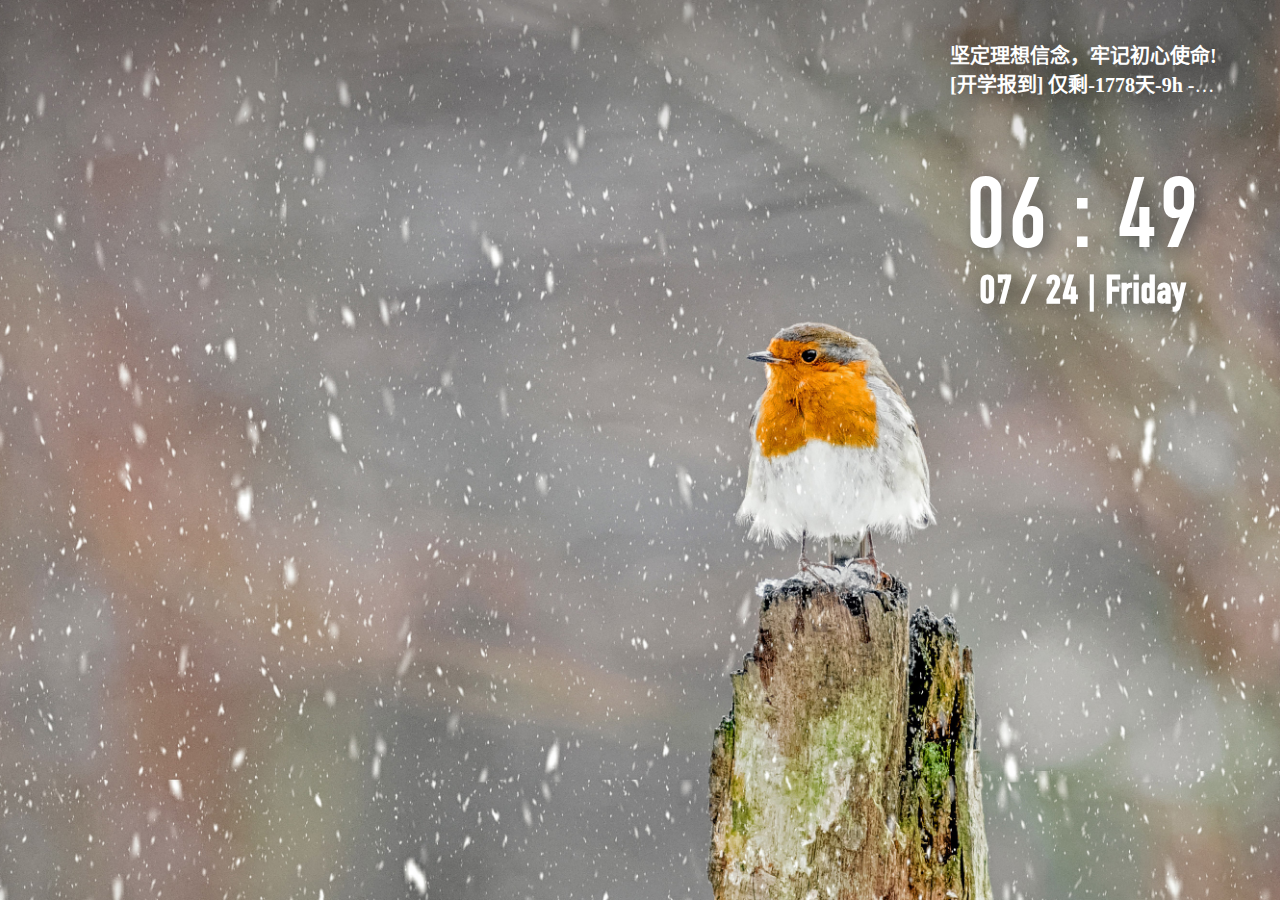
<file: index.html>
<!DOCTYPE html>
<html lang="zh-CN">

<head>
    <meta charset="UTF-8">
    <meta name="viewport" content="width=device-width,initial-scale=1.0,maximum-scale=1.0,minimum-scale=1.0,user-scalable=no">
    <!-- 1、设置时间10秒刷新一次该页面 -->
    <title>二〇二一年高考倒计时</title>
    <link rel="icon" href="assets/img/LZY.png">
    <link rel="stylesheet" type="text/css" href="assets/css/main.css">
    <script type="text/javascript" src="assets/js/Loading.js"></script>
    <script src="assets/js/jquery.min.js"></script>
</head>

<body>

    <div id="top">
        <div class="topright">
            <b> 
                坚定理想信念，牢记初心使命!<br>
                [开学报到]<dvi id="Timedown-dxbd"></dvi><br>
            </b>
        </div>
    </div>

    <!--dvi id="middle">
        <div class="headline">
            牛年大吉
        </div>
        <div class="text2">
            老牛亦解韶光贵<br>
            不待扬鞭自奋蹄
        </div-->
    </dvi>
    <dvi id="bottom">
        <dvi class="bottomright">
            <b>
                <!--                    <div class="hitokoto"></div>
                    <div class="from"></div>-->
                <div id="poem_sentence"></div>
                <!--今日诗词[句子-->
                <div id="poem_info"></div>
                <!--[详细信息]-->
            </b>
        </dvi>
    </dvi>

    <div id="footer">
        </dvi>
        <dvi class="time-now">
            <div class="large-time">
                <dvi id="get-time"></dvi><br>
            </div>
            <b>
                <dvi id="get-date"></dvi><br>
            </b>
        </dvi>
    </div>
    </div>

    <!--##下方是JavaScript脚本 ; JavaScripts Below -->


    <!--##当前北京时间获取-->
    <script src="assets/js/GetTime.js"></script>
    <script type="text/javascript">
        formatDate("get-date", 'MM / dd | w');
        formatDate("get-time", 'HH : mm');
    </script>

    <!--##各类考试倒计时获取-->
    <script src="assets/js/Timedown.js"></script>
    <script type="text/javascript">
        TimeDown("Timedown-dxbd", "2021/09/10 22:20:00");
        //bug_TimeDown("Timedown-gzyc", "2021/03/16 22:20:00");
    </script>

    <!--##诗词一言获取接口
    <script type="text/javascript" src="assets/js/Hitokoto.js"></script>
-->

    <script src="assets/js/jinrishici.js" charset="utf-8"></script>
    <script type="text/javascript">
        jinrishici.load(function(result) {
            var sentence = document.querySelector("#poem_sentence")
            var info = document.querySelector("#poem_info")
            sentence.innerHTML = result.data.content
            info.innerHTML = '——' + result.data.origin.dynasty + '•' + result.data.origin.author + '「' + result.data.origin.title + '」'
        });
    </script>
    <script src="assets/js/refreshAt.js"></script>
    <script type="text/javascript">
        refreshAt(06, 10, 0)
        refreshAt(06, 20, 0)
        refreshAt(06, 30, 0)
        refreshAt(06, 40, 0)
        refreshAt(06, 50, 0)
        refreshAt(07, 00, 0)
        refreshAt(09, 00, 0)
        refreshAt(12, 00, 0)
        refreshAt(14, 00, 0)
        refreshAt(16, 45, 0)
        refreshAt(10, 52, 20)
    </script>


</body>

</html>
</file>
<file: assets/css/main.css>
html,
body {
    margin: 0;
    padding: 0;
    width: 100%;
    height: 100%;
    position: absolute;
    min-width: 900px;
    background: #0075b7 url("../img/bg.jpg") no-repeat center center fixed;
    -webkit-background-size: cover;
    -moz-background-size: cover;
    -o-background-size: cover;
    background-size: cover;
    text-shadow: 5px 5px 20px rgba(46, 46, 46, 0.8);
}

@font-face {
    font-family: MyDincNum;
    src: url("../font/DINCondensedC.otf")
}


#top {}

.topright {
    position: absolute;
    top: 20px;
    right: 40px;
    text-align: left;
    font-family: Comic Sans MS, Microsoft YaHei;
    font-size: 20px;
    width: 270px;
    padding: 20px;
    overflow: hidden;
    white-space: nowrap;
    text-overflow: ellipsis;
    color: rgb(255, 255, 255);
    /*    background: rgba(37, 37, 38, 0.233);
    /* r:red g:green b:blue a:alpha(半透明):0-1,1是不透明，0是全透明 */
}

#bottom {}

.bottomright {
    position: absolute;
    bottom: 80px;
    right: 40px;
    text-align: left;
    font-size: 17px;
    color: rgb(255, 255, 255)
}

#footer {}

.date-area {
    width: auto;
    padding: 20px;
    color: #FFF;
    padding: 20px 20px 20px 20px;
    float: right;
    text-align: right;
    position: fixed;
    bottom: 450px;
    right: 40px;
    font-size: 20px;
    font-family: MyDincNum;
    margin: 20px 20px;
}

.large-time {
    font-size: 100px;
}

.time-now {
    width: auto;
    color: #FFF;
    padding: 20px 20px 20px 20px;
    float: right;
    text-align: center;
    position: fixed;
    top: 120px;
    right: 40px;
    font-size: 40px;
    font-family: MyDincNum;
    margin: 20px 20px;
    /*border: 1px solid #73AD21;*/
    /* r:red g:green b:blue a:alpha(半透明):0-1,1是不透明，0是全透明 */
    color: white;
}
</file>
